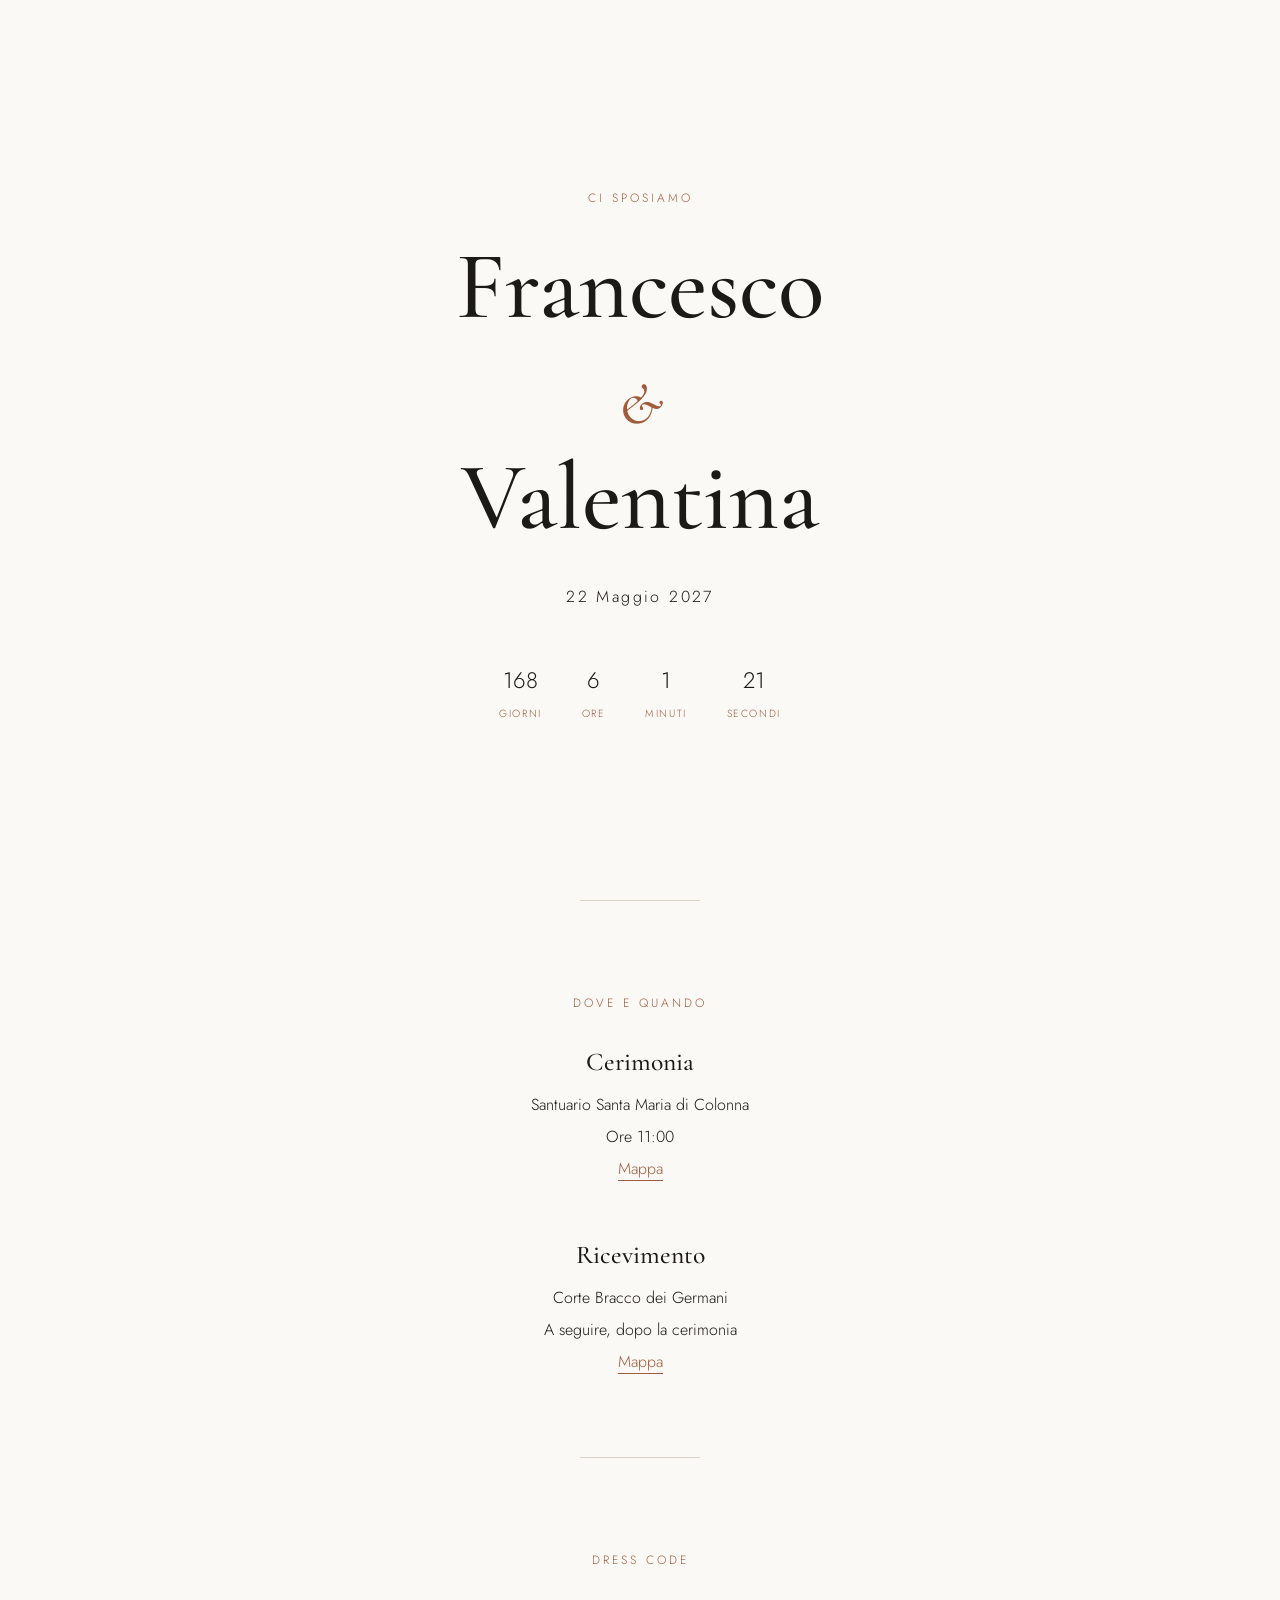
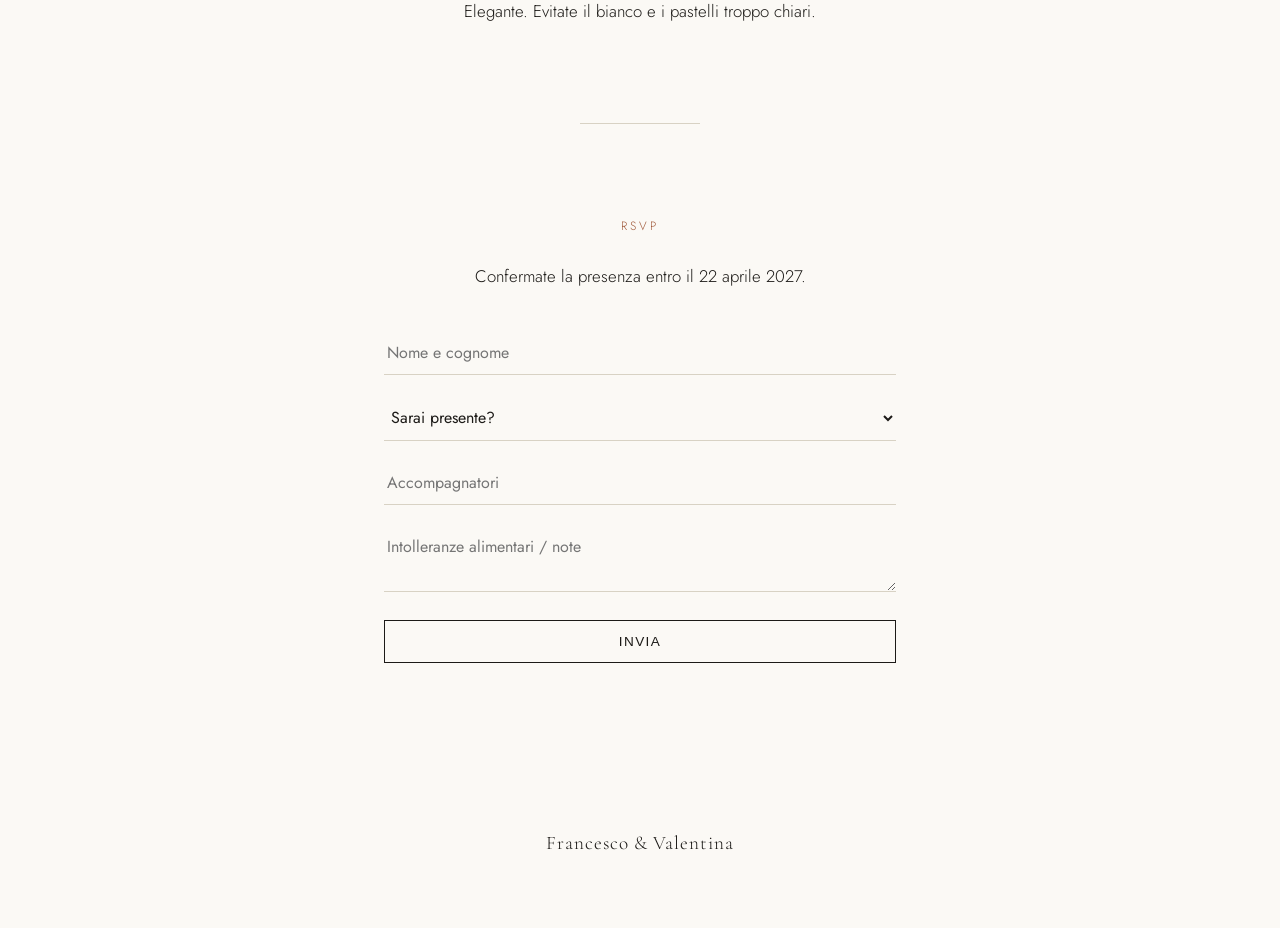
<file: variant-editoriale.html>
<!DOCTYPE html>
<html lang="it">
<head>
<meta charset="UTF-8">
<meta name="viewport" content="width=device-width, initial-scale=1.0">
<title>Francesco & Valentina</title>
<link rel="preconnect" href="https://fonts.googleapis.com">
<link href="https://fonts.googleapis.com/css2?family=Cormorant+Garamond:ital,wght@0,400;0,500;1,400&family=Jost:wght@300;400&display=swap" rel="stylesheet">
<link rel="stylesheet" href="variant-editoriale.css">
</head>
<body>

<header class="hero">
  <p class="label">Ci sposiamo</p>
  <h1>Francesco<br><span class="amp">&</span><br>Valentina</h1>
  <p class="date">22 Maggio 2027</p>
  <div id="countdown"></div>
</header>

<hr>

<section class="section">
  <p class="label">Dove e quando</p>
  <div class="rows">
    <div class="row">
      <h3>Cerimonia</h3>
      <p>Santuario Santa Maria di Colonna</p>
      <p>Ore 11:00</p>
      <a href="https://www.google.com/maps/place/Santuario+Santa+Maria+di+Colonna/@41.2707914,16.441639,788m/data=!3m2!1e3!4b1!4m6!3m5!1s0x13380798b709d1d1:0x453e2282026815b8!8m2!3d41.2707914!4d16.441639!16s%2Fg%2F11kg1xhnph" target="_blank">Mappa</a>
    </div>
    <div class="row">
      <h3>Ricevimento</h3>
      <p>Corte Bracco dei Germani</p>
      <p>A seguire, dopo la cerimonia</p>
      <a href="https://www.google.com/maps/place/Corte+Bracco+dei+Germani/@41.1460621,16.4250856,790m/data=!3m2!1e3!4b1!4m6!3m5!1s0x13380eb84b1d6d09:0x7497c1064ea3d9a4!8m2!3d41.1460581!4d16.4276605!16s%2Fg%2F11bv1n93_r" target="_blank">Mappa</a>
    </div>
  </div>
</section>

<hr>

<section class="section">
  <p class="label">Dress code</p>
  <p class="prose">Elegante. Evitate il bianco e i pastelli troppo chiari.</p>
</section>

<hr>

<section class="section">
  <p class="label">RSVP</p>
  <p class="prose">Confermate la presenza entro il 22 aprile 2027.</p>
  <form id="rsvp-form" action="YOUR_APPS_SCRIPT_WEB_APP_URL" method="POST">
    <input type="text" name="nome" placeholder="Nome e cognome" required>
    <select name="presenza" required>
      <option value="">Sarai presente?</option>
      <option value="si">Sì</option>
      <option value="no">No</option>
    </select>
    <input type="number" name="accompagnatori" placeholder="Accompagnatori" min="0">
    <textarea name="note" placeholder="Intolleranze alimentari / note"></textarea>
    <button type="submit">Invia</button>
  </form>
  <p id="rsvp-thanks" hidden>Grazie.</p>
</section>

<footer>
  <p>Francesco & Valentina</p>
</footer>

<script src="script.js"></script>
</body>
</html>
</file>
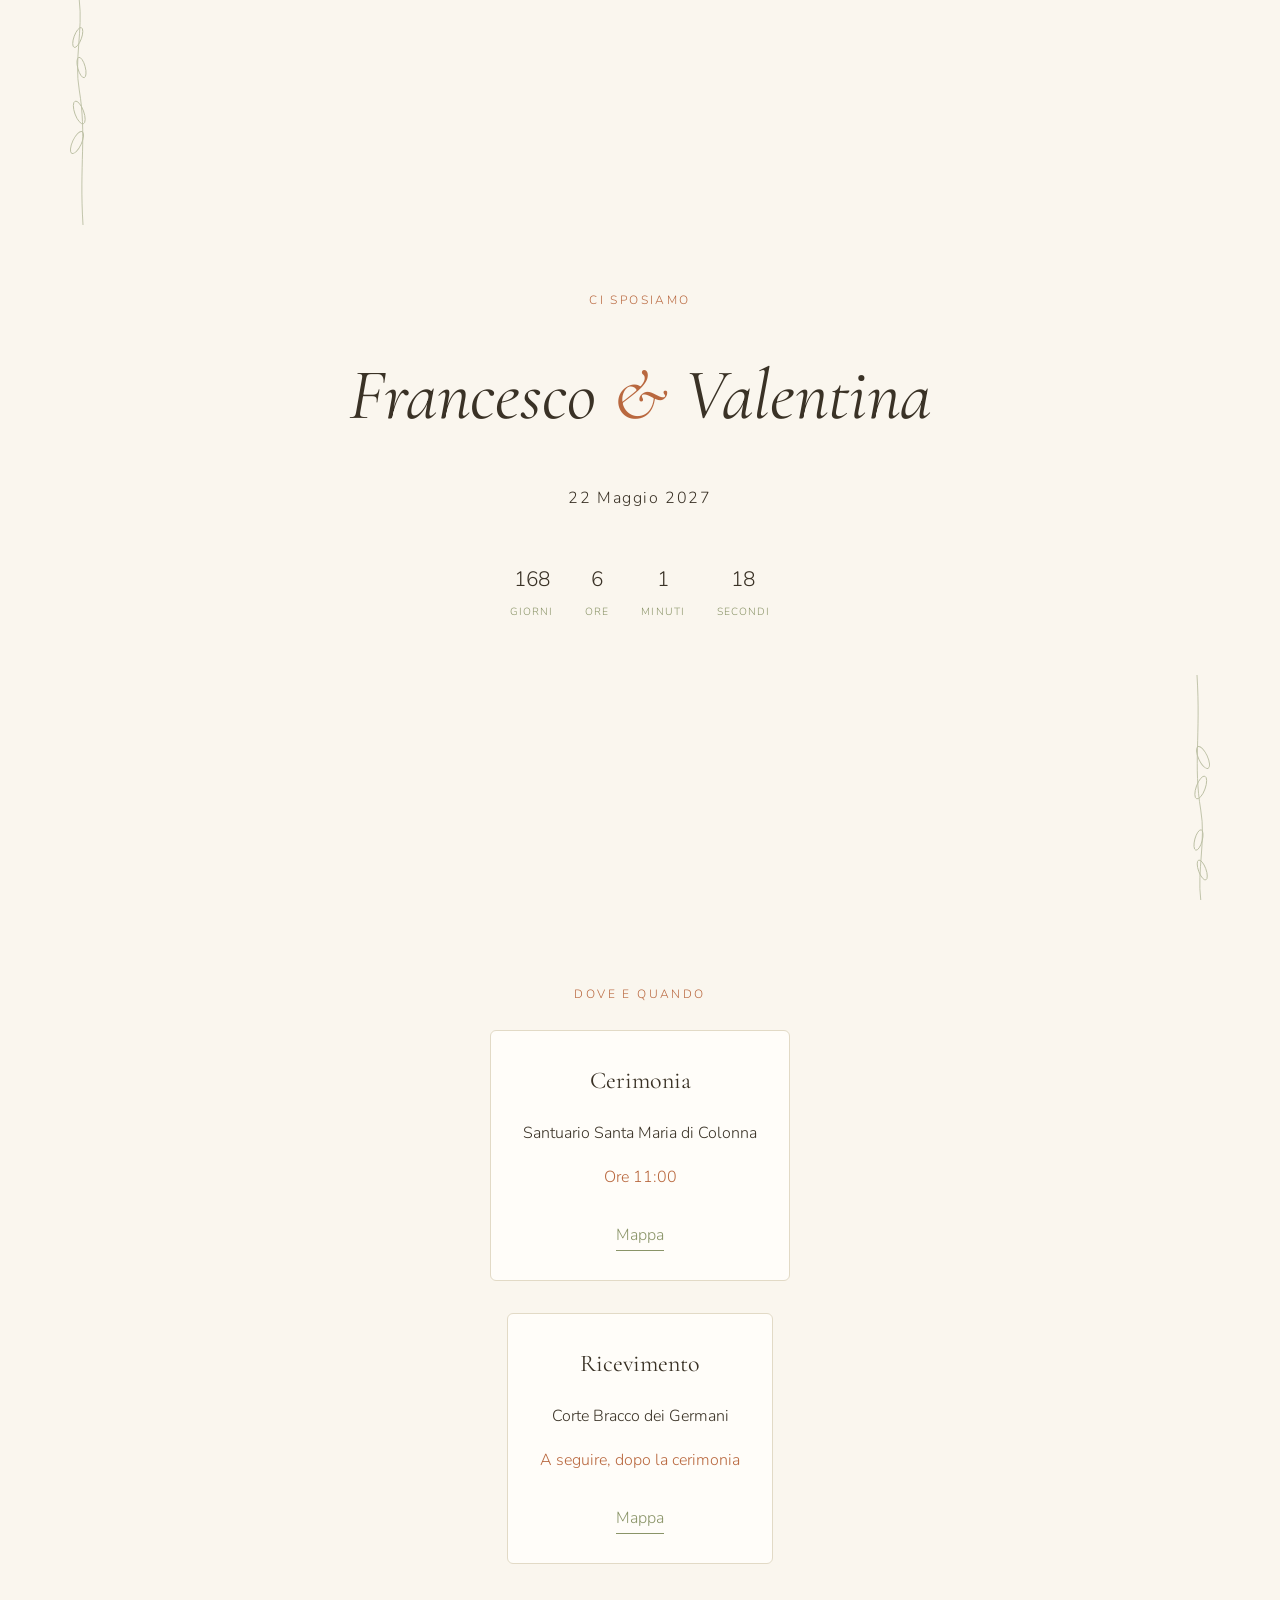
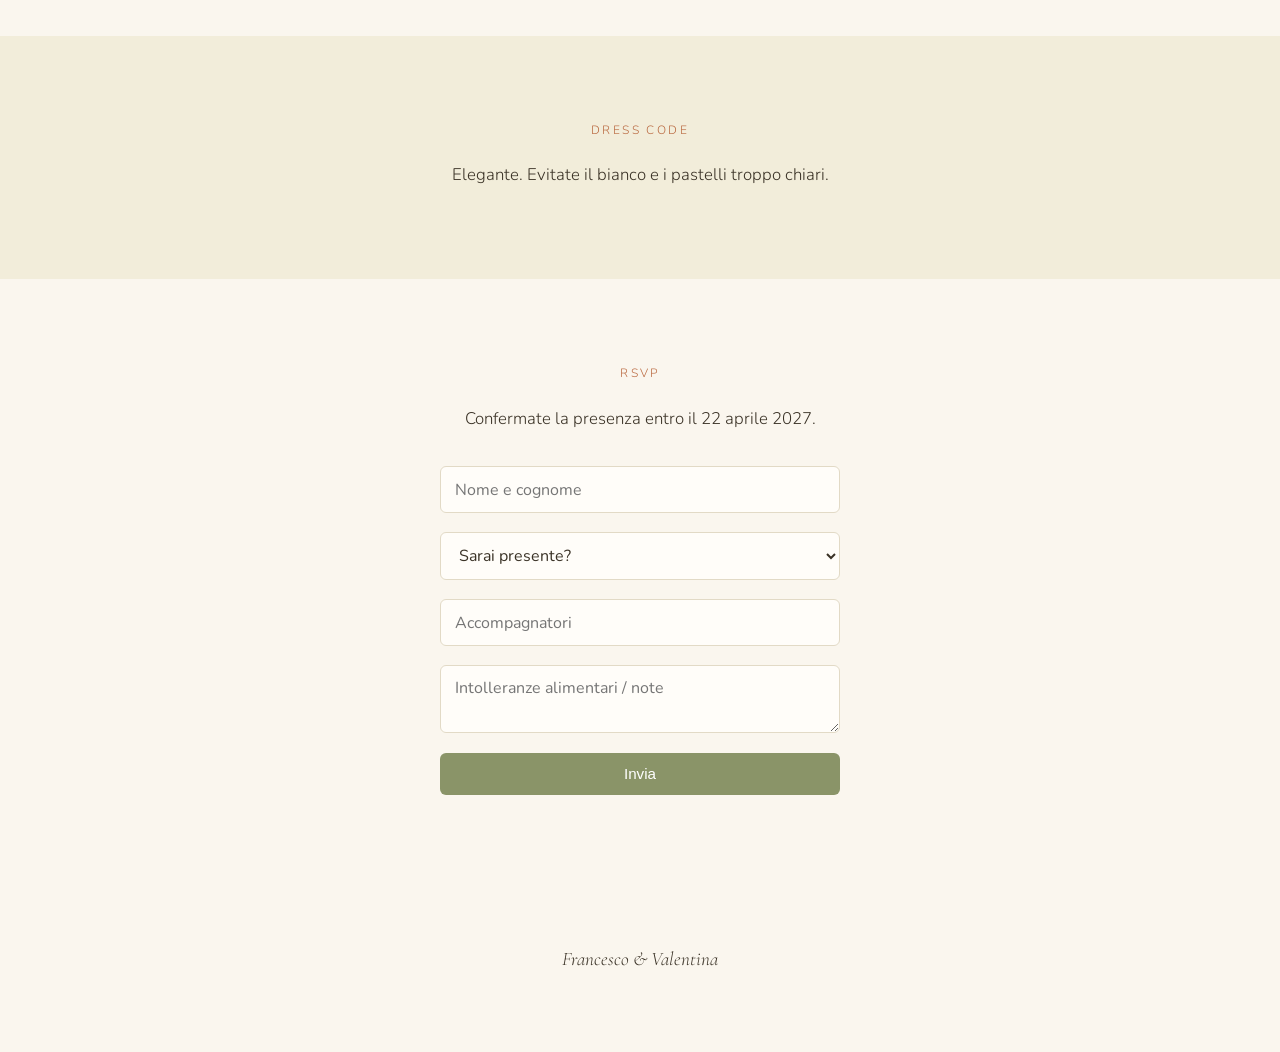
<file: variant-organico.html>
<!DOCTYPE html>
<html lang="it">
<head>
<meta charset="UTF-8">
<meta name="viewport" content="width=device-width, initial-scale=1.0">
<title>Francesco & Valentina</title>
<link rel="preconnect" href="https://fonts.googleapis.com">
<link href="https://fonts.googleapis.com/css2?family=Cormorant+Garamond:ital,wght@0,400;1,400&family=Nunito:wght@300;400&display=swap" rel="stylesheet">
<link rel="stylesheet" href="variant-organico.css">
</head>
<body>

<header class="hero">
  <svg class="branch branch-left" viewBox="0 0 120 300" fill="none" stroke="currentColor" stroke-width="1.2">
    <path d="M60 300 C 55 220, 65 180, 55 120 C 48 80, 60 40, 55 0" />
    <ellipse cx="55" cy="150" rx="6" ry="16" transform="rotate(-20 55 150)"/>
    <ellipse cx="52" cy="190" rx="6" ry="16" transform="rotate(25 52 190)"/>
    <ellipse cx="58" cy="90" rx="5" ry="14" transform="rotate(-15 58 90)"/>
    <ellipse cx="53" cy="50" rx="5" ry="14" transform="rotate(20 53 50)"/>
  </svg>

  <p class="label">Ci sposiamo</p>
  <h1>Francesco <span class="amp">&</span> Valentina</h1>
  <p class="date">22 Maggio 2027</p>
  <div id="countdown"></div>

  <svg class="branch branch-right" viewBox="0 0 120 300" fill="none" stroke="currentColor" stroke-width="1.2">
    <path d="M60 0 C 65 80, 55 120, 65 180 C 72 220, 60 260, 65 300" />
    <ellipse cx="65" cy="150" rx="6" ry="16" transform="rotate(20 65 150)"/>
    <ellipse cx="68" cy="110" rx="6" ry="16" transform="rotate(-25 68 110)"/>
    <ellipse cx="62" cy="220" rx="5" ry="14" transform="rotate(15 62 220)"/>
    <ellipse cx="67" cy="260" rx="5" ry="14" transform="rotate(-20 67 260)"/>
  </svg>
</header>

<section class="section">
  <p class="label">Dove e quando</p>
  <div class="cards">
    <div class="card">
      <h3>Cerimonia</h3>
      <p>Santuario Santa Maria di Colonna</p>
      <p class="time">Ore 11:00</p>
      <a href="https://www.google.com/maps/place/Santuario+Santa+Maria+di+Colonna/@41.2707914,16.441639,788m/data=!3m2!1e3!4b1!4m6!3m5!1s0x13380798b709d1d1:0x453e2282026815b8!8m2!3d41.2707914!4d16.441639!16s%2Fg%2F11kg1xhnph" target="_blank">Mappa</a>
    </div>
    <div class="card">
      <h3>Ricevimento</h3>
      <p>Corte Bracco dei Germani</p>
      <p class="time">A seguire, dopo la cerimonia</p>
      <a href="https://www.google.com/maps/place/Corte+Bracco+dei+Germani/@41.1460621,16.4250856,790m/data=!3m2!1e3!4b1!4m6!3m5!1s0x13380eb84b1d6d09:0x7497c1064ea3d9a4!8m2!3d41.1460581!4d16.4276605!16s%2Fg%2F11bv1n93_r" target="_blank">Mappa</a>
    </div>
  </div>
</section>

<section class="section muted">
  <p class="label">Dress code</p>
  <p class="prose">Elegante. Evitate il bianco e i pastelli troppo chiari.</p>
</section>

<section class="section">
  <p class="label">RSVP</p>
  <p class="prose">Confermate la presenza entro il 22 aprile 2027.</p>
  <form id="rsvp-form" action="YOUR_APPS_SCRIPT_WEB_APP_URL" method="POST">
    <input type="text" name="nome" placeholder="Nome e cognome" required>
    <select name="presenza" required>
      <option value="">Sarai presente?</option>
      <option value="si">Sì</option>
      <option value="no">No</option>
    </select>
    <input type="number" name="accompagnatori" placeholder="Accompagnatori" min="0">
    <textarea name="note" placeholder="Intolleranze alimentari / note"></textarea>
    <button type="submit">Invia</button>
  </form>
  <p id="rsvp-thanks" hidden>Grazie.</p>
</section>

<footer>
  <p>Francesco & Valentina</p>
</footer>

<script src="script.js"></script>
</body>
</html>
</file>
<file: variant-editoriale.css>
:root {
  --ink: #1c1a17;
  --paper: #fbf9f5;
  --line: #d8d2c4;
  --accent: #a15c3d;
}

* { box-sizing: border-box; }

body {
  margin: 0;
  background: var(--paper);
  color: var(--ink);
  font-family: 'Jost', sans-serif;
  font-weight: 300;
  line-height: 1.8;
}

h1, h3 { font-family: 'Cormorant Garamond', serif; font-weight: 500; }

hr {
  border: none;
  border-top: 1px solid var(--line);
  max-width: 120px;
  margin: 0 auto;
}

.hero {
  min-height: 100vh;
  display: flex;
  flex-direction: column;
  align-items: center;
  justify-content: center;
  text-align: center;
  padding: 4rem 1.5rem;
}

.label {
  text-transform: uppercase;
  letter-spacing: 0.25em;
  font-size: 0.75rem;
  color: var(--accent);
  margin-bottom: 1.5rem;
}

.hero h1 {
  font-size: clamp(3rem, 10vw, 6rem);
  margin: 0;
  line-height: 1.1;
}

.amp {
  font-style: italic;
  color: var(--accent);
  font-size: 0.6em;
}

.hero .date {
  margin-top: 2rem;
  letter-spacing: 0.15em;
  font-size: 1rem;
}

#countdown {
  margin-top: 2rem;
  display: flex;
  gap: 2.5rem;
  font-size: 1.4rem;
}

#countdown div { text-align: center; }
#countdown span {
  display: block;
  font-size: 0.65rem;
  letter-spacing: 0.15em;
  text-transform: uppercase;
  color: var(--accent);
  margin-top: 0.3rem;
}

.section {
  max-width: 560px;
  margin: 0 auto;
  padding: 5rem 1.5rem;
  text-align: center;
}

.rows {
  display: flex;
  flex-direction: column;
  gap: 3rem;
}

.row h3 { margin: 0 0 0.4rem; font-size: 1.6rem; }
.row p { margin: 0.2rem 0; }
.row a {
  color: var(--accent);
  text-decoration: none;
  border-bottom: 1px solid var(--accent);
}

.prose { font-size: 1.05rem; }

form {
  display: flex;
  flex-direction: column;
  gap: 1.3rem;
  margin-top: 2.5rem;
}

form input, form select, form textarea {
  border: none;
  border-bottom: 1px solid var(--line);
  background: transparent;
  padding: 0.6rem 0.2rem;
  font-family: inherit;
  font-size: 1rem;
  color: var(--ink);
}

form input:focus, form select:focus, form textarea:focus {
  outline: none;
  border-bottom-color: var(--accent);
}

form button {
  margin-top: 0.5rem;
  padding: 0.8rem;
  background: none;
  border: 1px solid var(--ink);
  color: var(--ink);
  letter-spacing: 0.1em;
  text-transform: uppercase;
  font-size: 0.85rem;
  cursor: pointer;
  transition: background 0.3s, color 0.3s;
}

form button:hover { background: var(--ink); color: var(--paper); }

footer {
  text-align: center;
  padding: 4rem 1rem 3rem;
  font-family: 'Cormorant Garamond', serif;
  font-size: 1.2rem;
  letter-spacing: 0.05em;
}
</file>
<file: variant-organico.css>
:root {
  --ink: #3a3226;
  --paper: #faf6ee;
  --sage: #8a9468;
  --clay: #b9683f;
  --line: #e2dac6;
}

* { box-sizing: border-box; }

body {
  margin: 0;
  background: var(--paper);
  color: var(--ink);
  font-family: 'Nunito', sans-serif;
  font-weight: 300;
  line-height: 1.8;
}

h1, h3 { font-family: 'Cormorant Garamond', serif; font-weight: 400; }

.hero {
  position: relative;
  min-height: 100vh;
  display: flex;
  flex-direction: column;
  align-items: center;
  justify-content: center;
  text-align: center;
  padding: 4rem 1.5rem;
  overflow: hidden;
}

.branch {
  position: absolute;
  width: 90px;
  height: auto;
  color: var(--sage);
  opacity: 0.55;
}

.branch-left { left: 3%; top: 0; }
.branch-right { right: 3%; bottom: 0; }

@media (max-width: 640px) {
  .branch { width: 50px; }
}

.label {
  text-transform: uppercase;
  letter-spacing: 0.2em;
  font-size: 0.75rem;
  color: var(--clay);
  margin-bottom: 1.2rem;
}

.hero h1 {
  font-size: clamp(2.6rem, 8vw, 4.5rem);
  font-style: italic;
  margin: 0;
}

.amp { color: var(--clay); }

.hero .date {
  margin-top: 1.5rem;
  letter-spacing: 0.1em;
}

#countdown {
  margin-top: 2rem;
  display: flex;
  gap: 2rem;
  font-size: 1.3rem;
}

#countdown div { text-align: center; }
#countdown span {
  display: block;
  font-size: 0.65rem;
  letter-spacing: 0.1em;
  text-transform: uppercase;
  color: var(--sage);
  margin-top: 0.3rem;
}

.section {
  max-width: 640px;
  margin: 0 auto;
  padding: 4.5rem 1.5rem;
  text-align: center;
}

.section.muted { background: #f2edda; max-width: 100%; }
.section.muted > * { max-width: 640px; margin-left: auto; margin-right: auto; }

.cards {
  display: flex;
  gap: 2rem;
  justify-content: center;
  flex-wrap: wrap;
  margin-top: 1.5rem;
}

.card {
  border: 1px solid var(--line);
  border-radius: 6px;
  padding: 1.8rem 2rem;
  min-width: 220px;
  max-width: 300px;
  background: #fffdf9;
}

.card h3 { margin: 0 0 0.5rem; font-size: 1.5rem; }
.card .time { color: var(--clay); }
.card a {
  display: inline-block;
  margin-top: 0.8rem;
  color: var(--sage);
  text-decoration: none;
  border-bottom: 1px solid var(--sage);
}

.prose { font-size: 1.05rem; }

form {
  display: flex;
  flex-direction: column;
  gap: 1.2rem;
  max-width: 400px;
  margin: 2rem auto 0;
}

form input, form select, form textarea {
  border: 1px solid var(--line);
  background: #fffdf9;
  border-radius: 6px;
  padding: 0.7rem 0.9rem;
  font-family: inherit;
  font-size: 1rem;
  color: var(--ink);
}

form input:focus, form select:focus, form textarea:focus {
  outline: none;
  border-color: var(--sage);
}

form button {
  padding: 0.8rem;
  background: var(--sage);
  border: none;
  border-radius: 6px;
  color: white;
  font-size: 0.95rem;
  cursor: pointer;
  transition: background 0.3s;
}

form button:hover { background: var(--clay); }

footer {
  text-align: center;
  padding: 3.5rem 1rem;
  font-family: 'Cormorant Garamond', serif;
  font-style: italic;
  font-size: 1.2rem;
  color: var(--ink);
}
</file>
